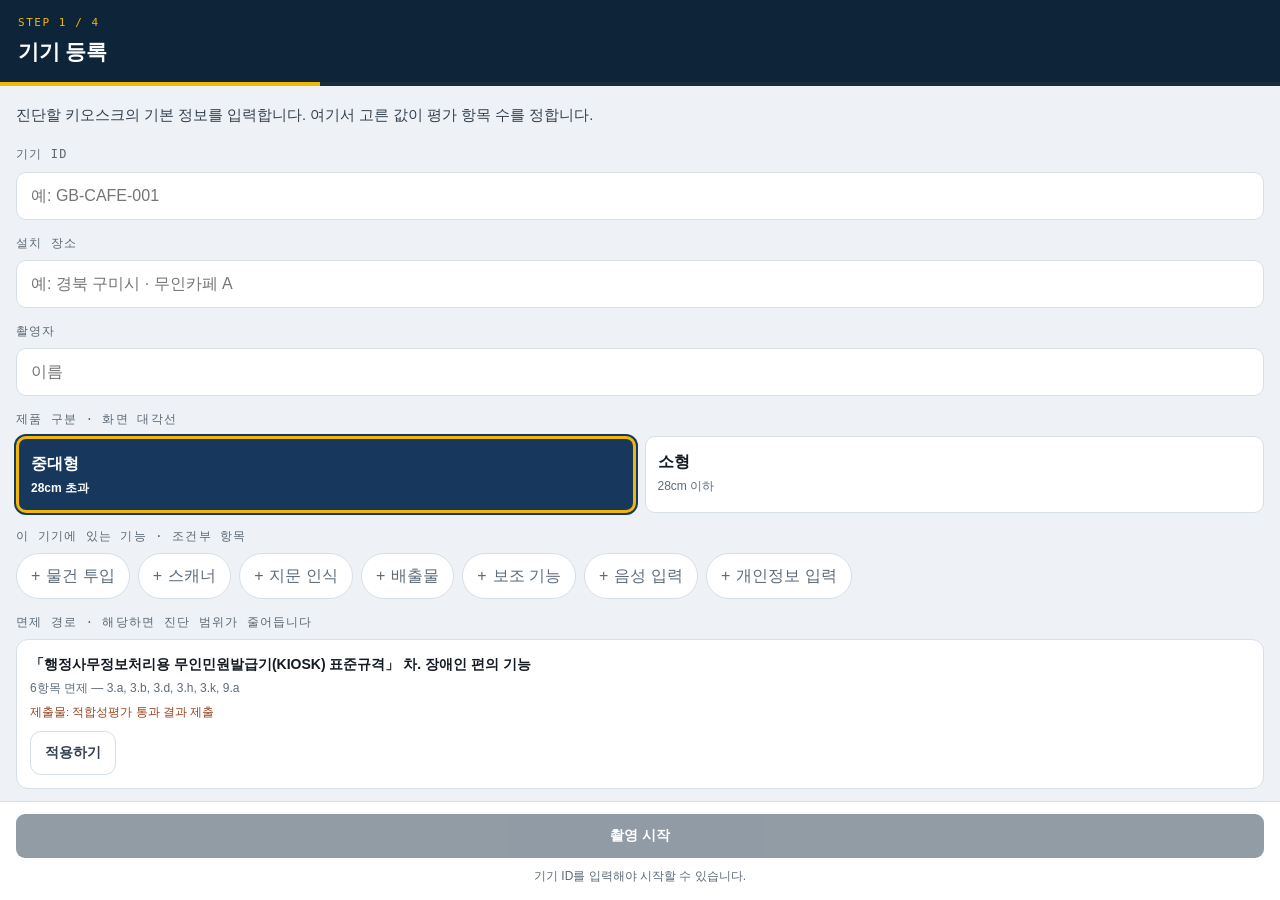
<file: index.html>
<!doctype html>
<html lang="ko">
<head>
<meta charset="utf-8">
<meta name="viewport" content="width=device-width, initial-scale=1, viewport-fit=cover">
<meta name="theme-color" content="#0E2439">
<title>배리어프리 현장 수집</title>
<link rel="manifest" href="manifest.webmanifest">
<link rel="icon" href="icon.svg">
<link rel="apple-touch-icon" href="icon.svg">
<meta name="apple-mobile-web-app-capable" content="yes">
<meta name="apple-mobile-web-app-status-bar-style" content="black-translucent">
<link rel="stylesheet" href="style.css">
</head>
<body>

<header id="topbar">
  <div class="tb-left">
    <span id="step-label">STEP 1 / 4</span>
    <strong id="step-title">기기 등록</strong>
  </div>
  <div class="tb-right"><span id="device-tag"></span></div>
</header>

<div id="progress"><div id="progress-fill"></div></div>

<main id="view"></main>

<footer id="bottombar"></footer>

<div id="toast" hidden></div>

<!-- 촬영 입력 — 네이티브 카메라를 연다. 화질이 getUserMedia 보다 낫다. -->
<input type="file" id="capture-input" accept="image/*" capture="environment" hidden>
<input type="file" id="capture-gallery" accept="image/*" multiple hidden>
<input type="file" id="capture-video" accept="video/*" capture="environment" hidden>
<input type="file" id="capture-audio" accept="audio/*,video/*" capture hidden>
<input type="file" id="capture-any" hidden>

<!-- 가리기(마스킹) 오버레이 -->
<div id="mask-overlay" hidden>
  <div class="mask-head">
    <button id="mask-cancel" class="ghost">취소</button>
    <div class="mask-title">가릴 곳을 문질러 주세요</div>
    <button id="mask-done" class="primary">완료</button>
  </div>
  <div class="mask-canvas-wrap"><canvas id="mask-canvas"></canvas></div>
  <div class="mask-foot">
    <div class="mask-hint">얼굴 · 카드번호 · 주민번호 · 화면의 개인정보</div>
    <div class="mask-tools">
      <button id="mask-undo" class="ghost">되돌리기</button>
      <label class="brush">굵기<input type="range" id="mask-size" min="20" max="140" value="60"></label>
      <button id="mask-skip" class="ghost">가릴 것 없음</button>
    </div>
  </div>
</div>

<script src="zip.js"></script>
<script src="app.js"></script>
</body>
</html>
</file>
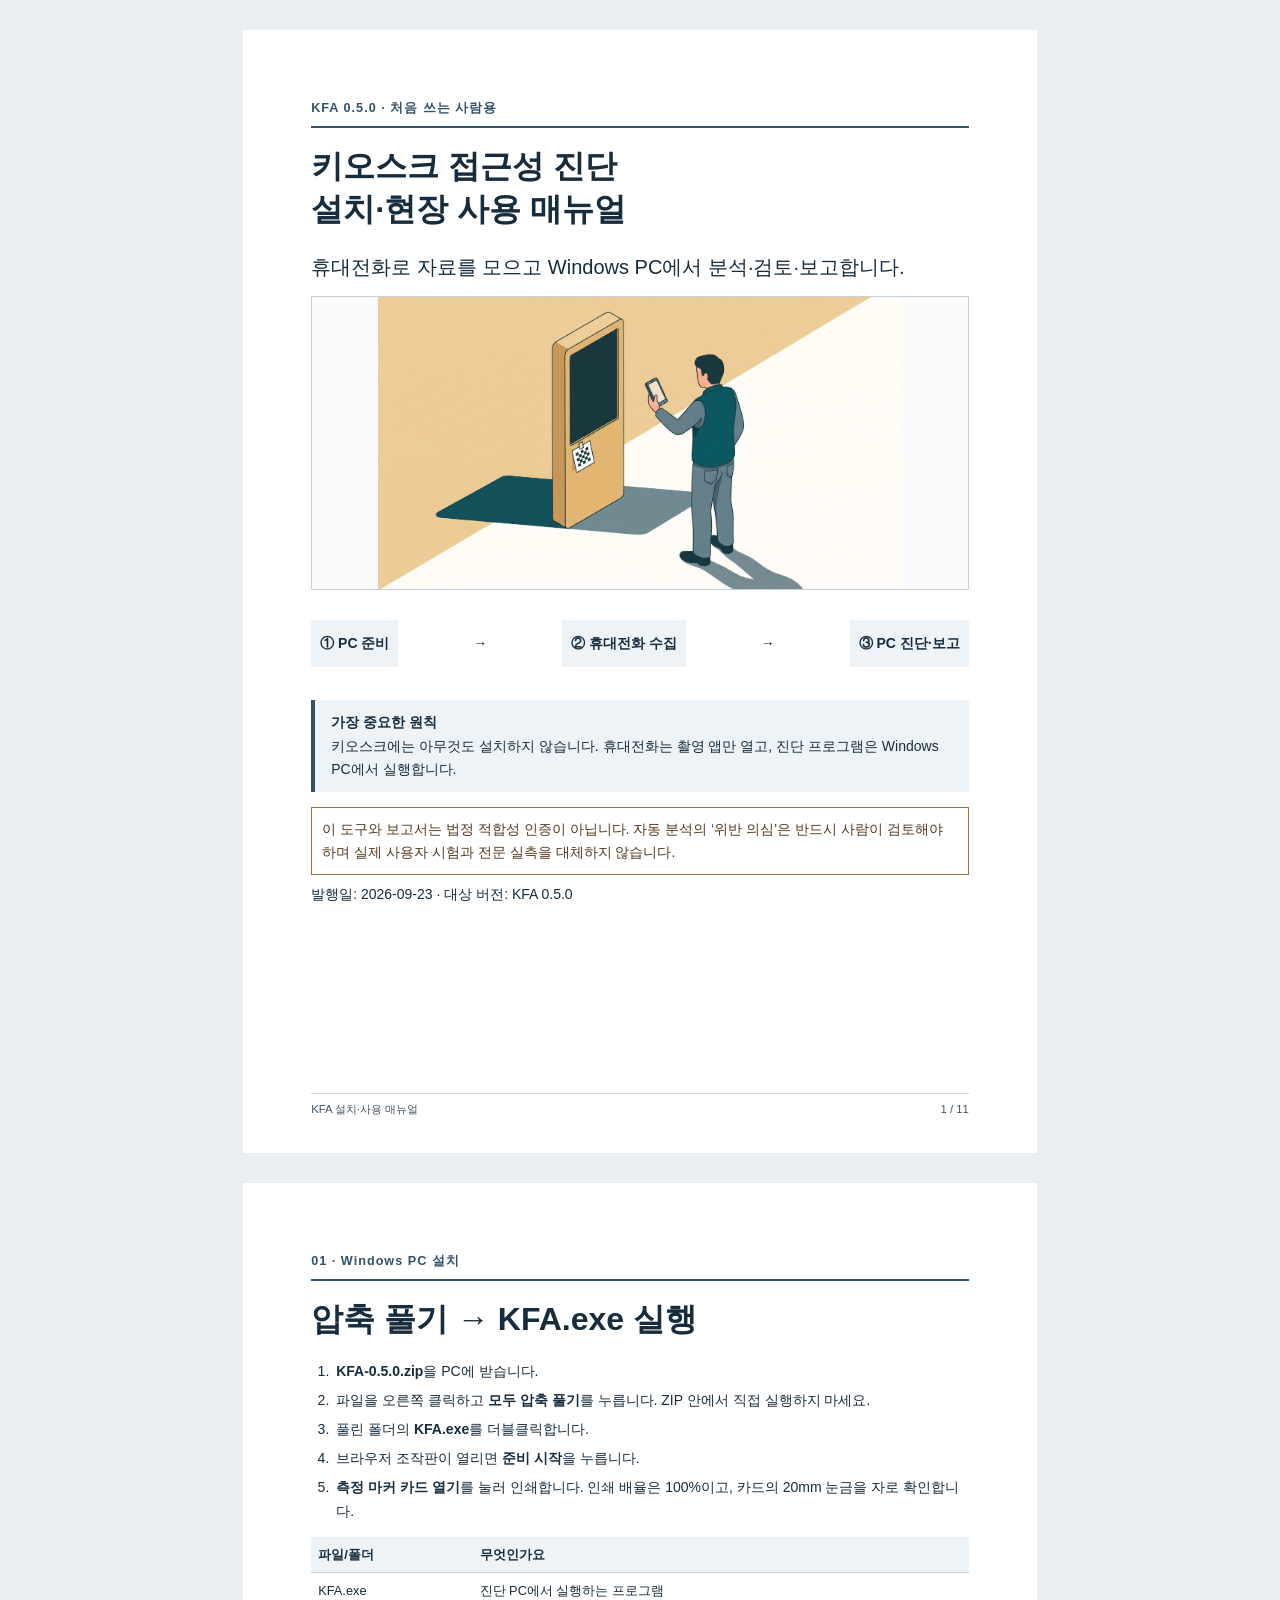
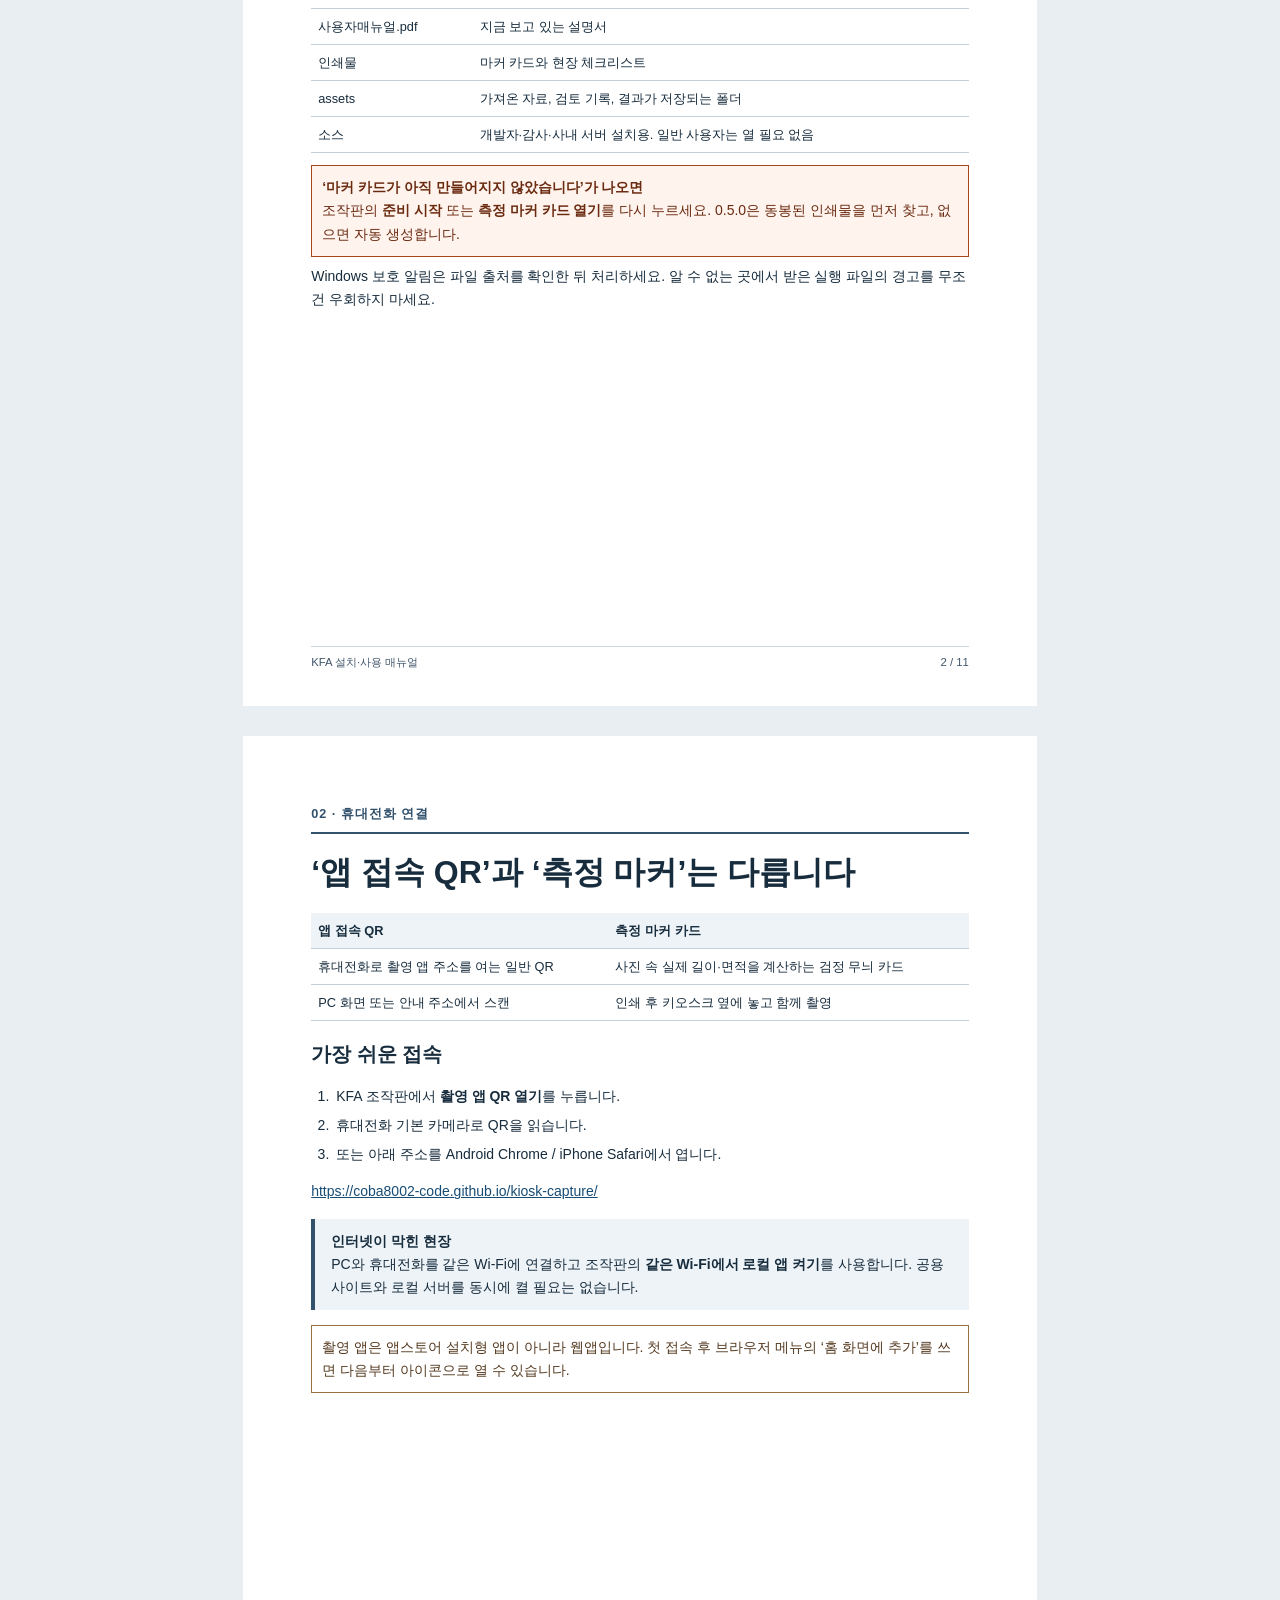
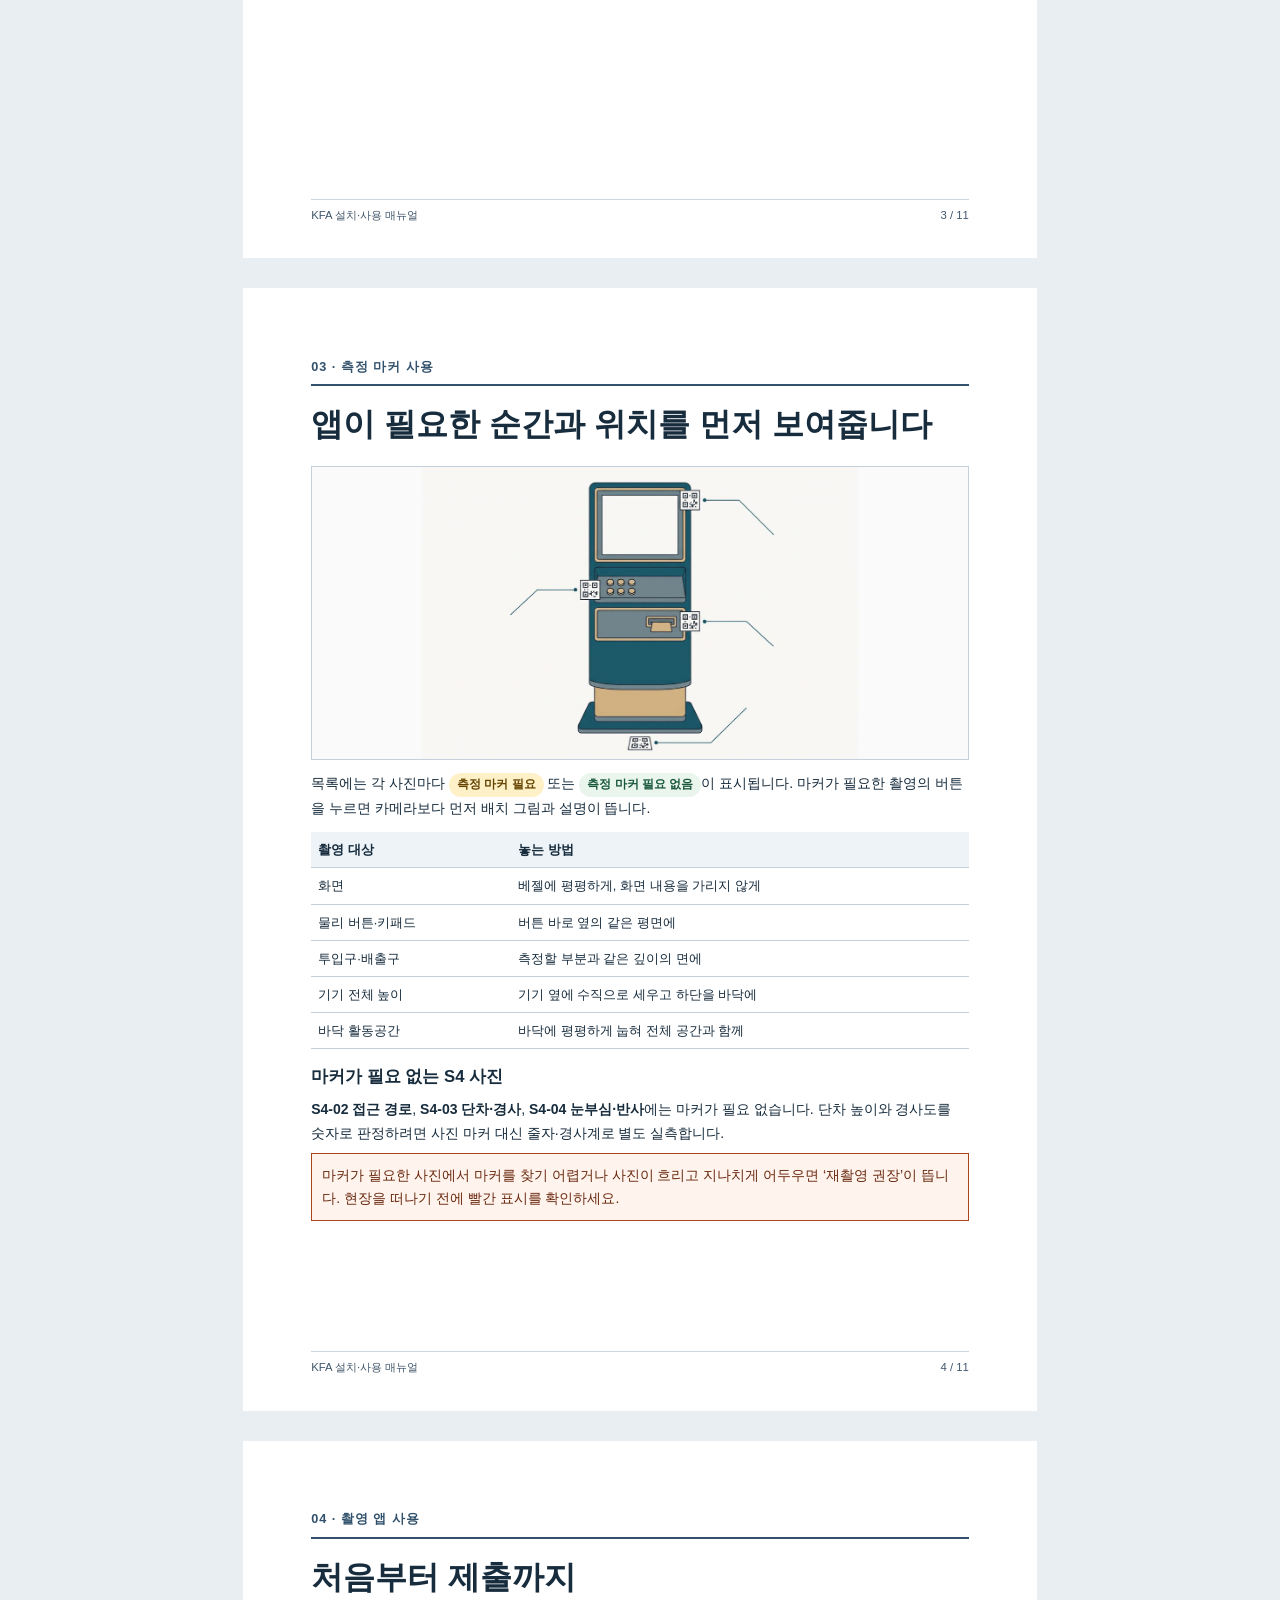
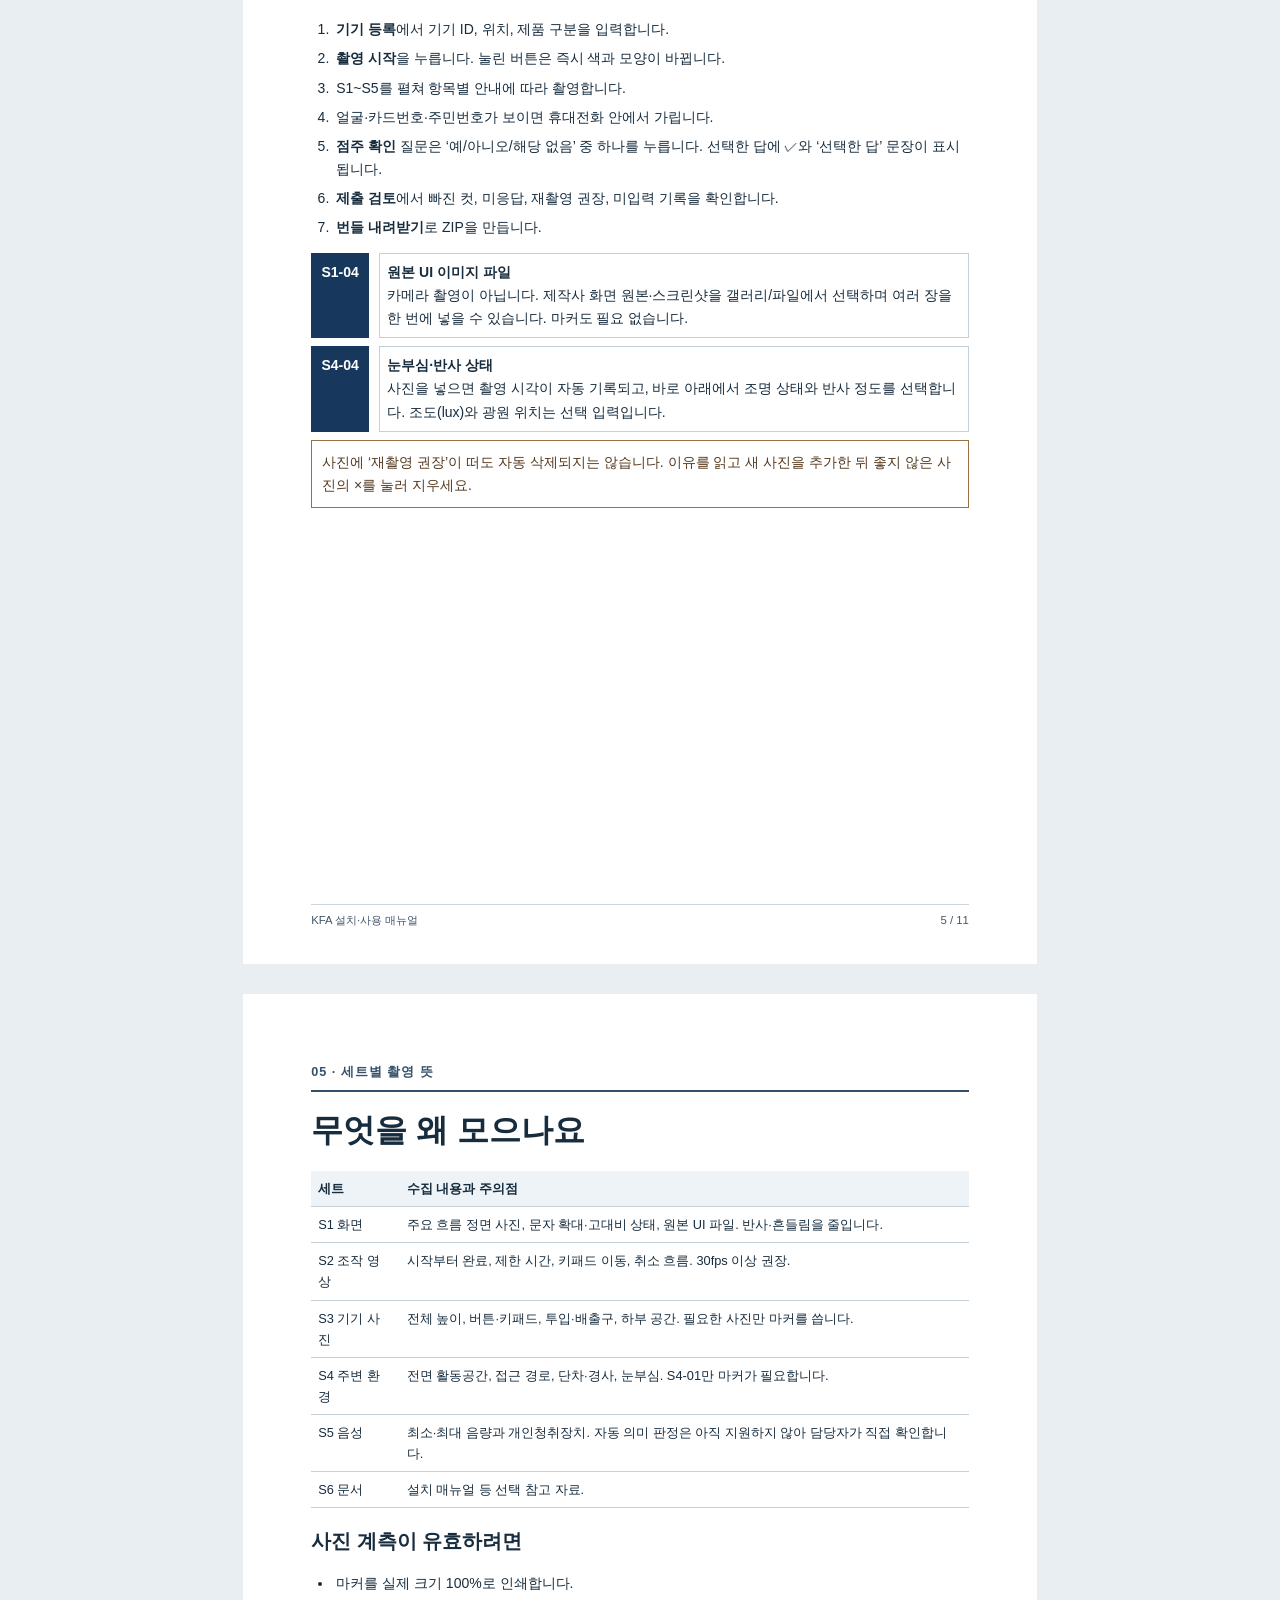
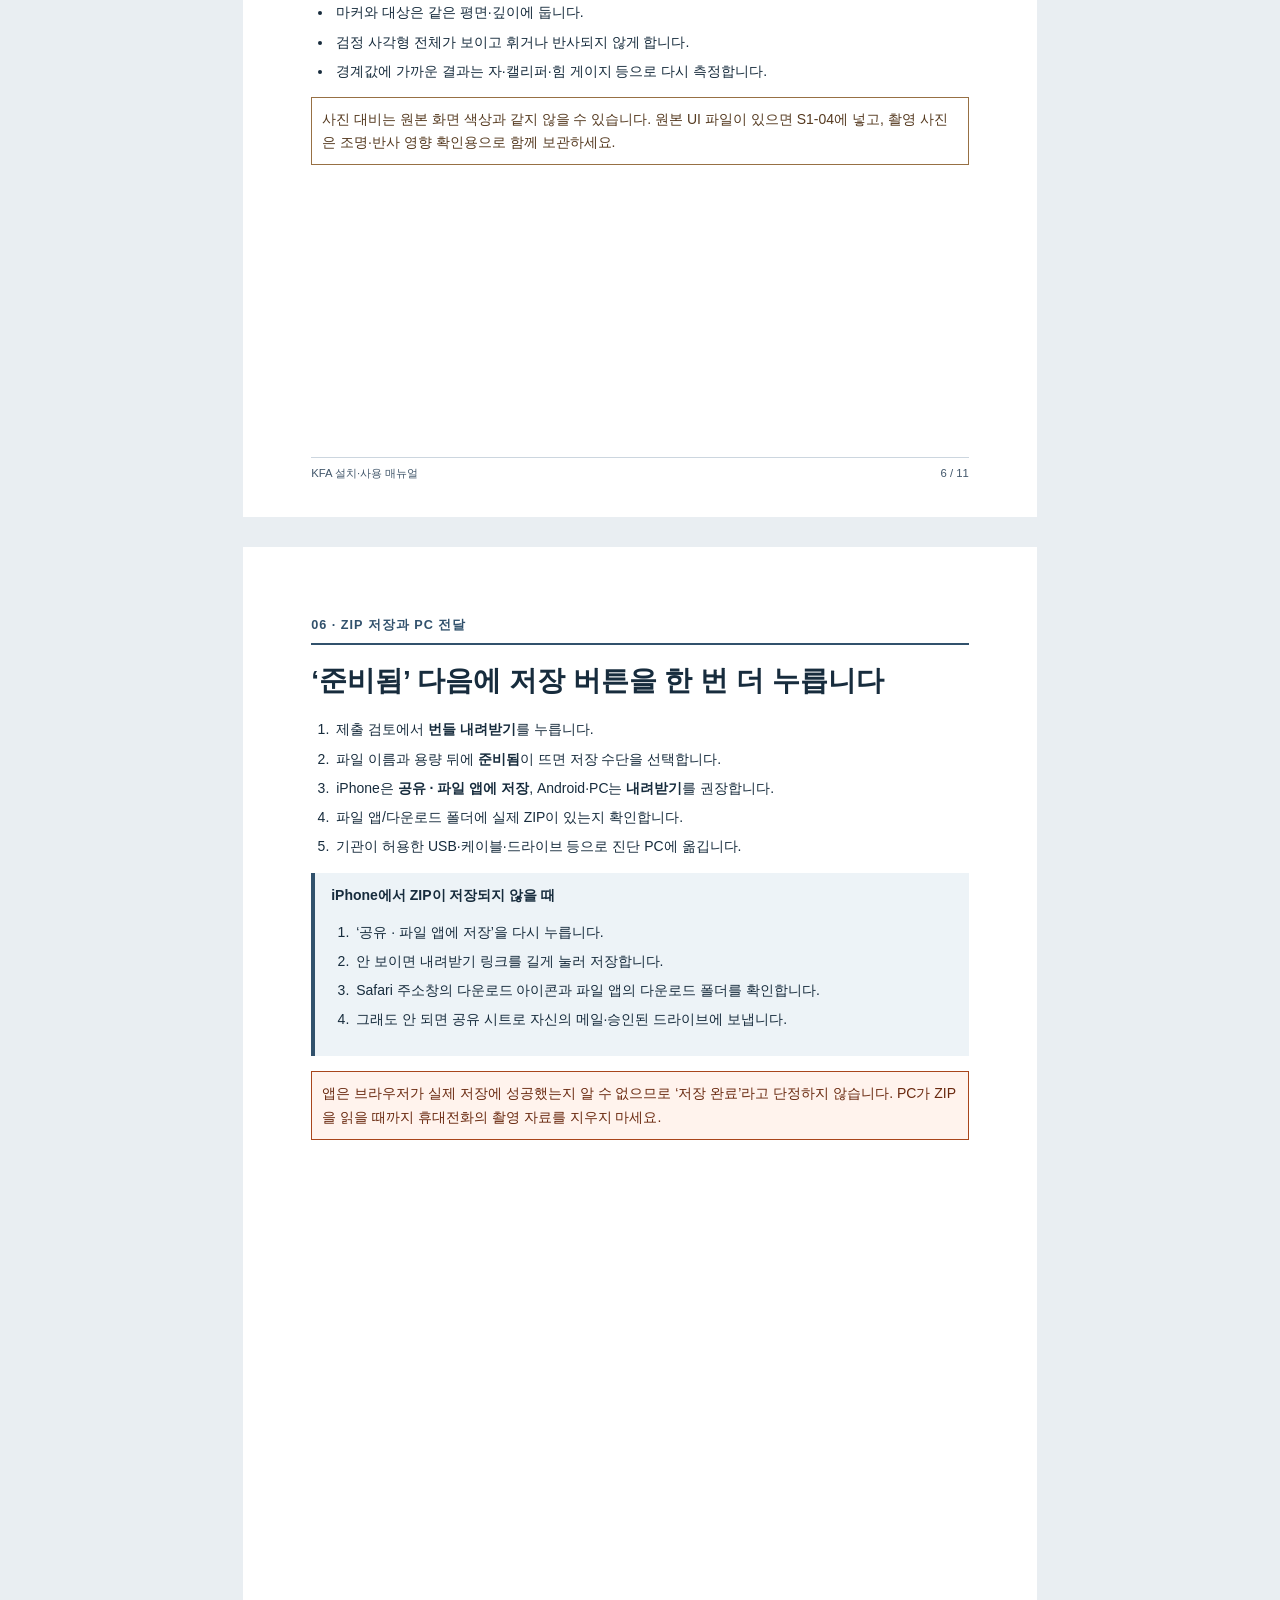
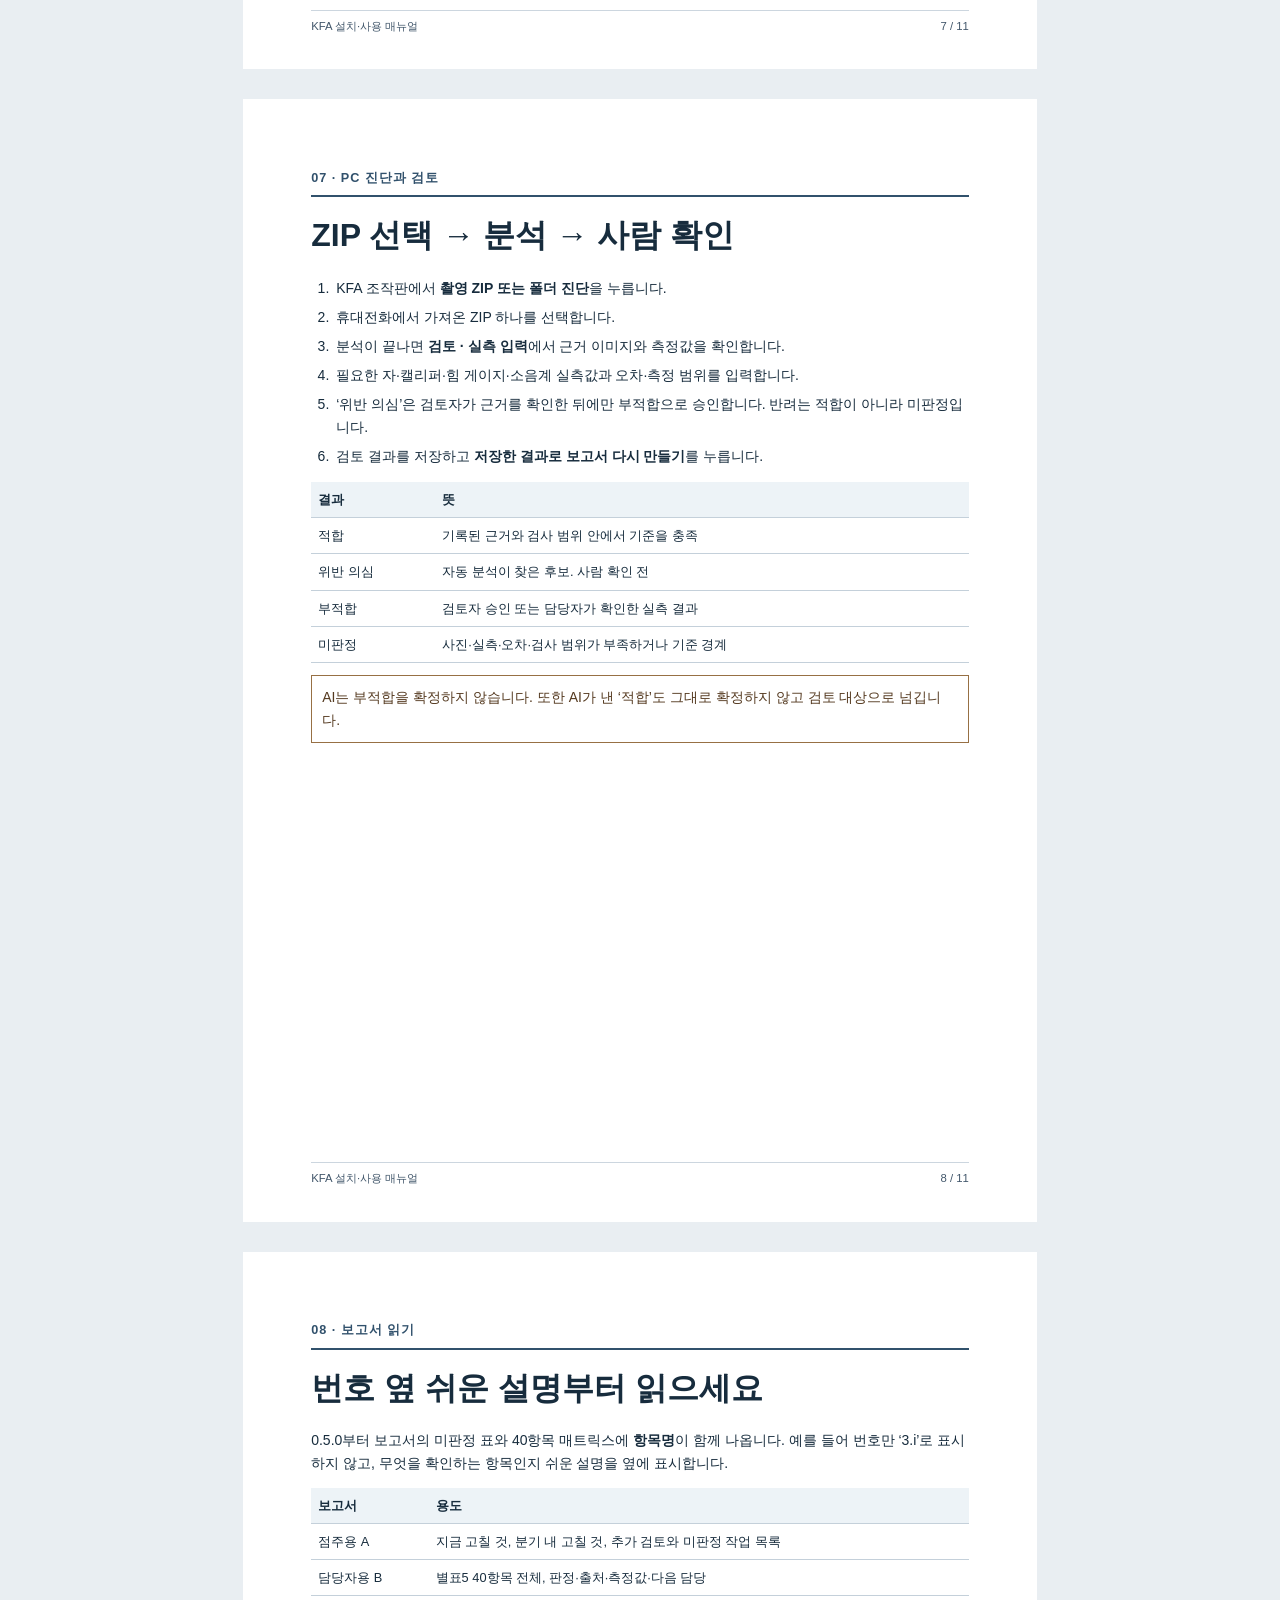
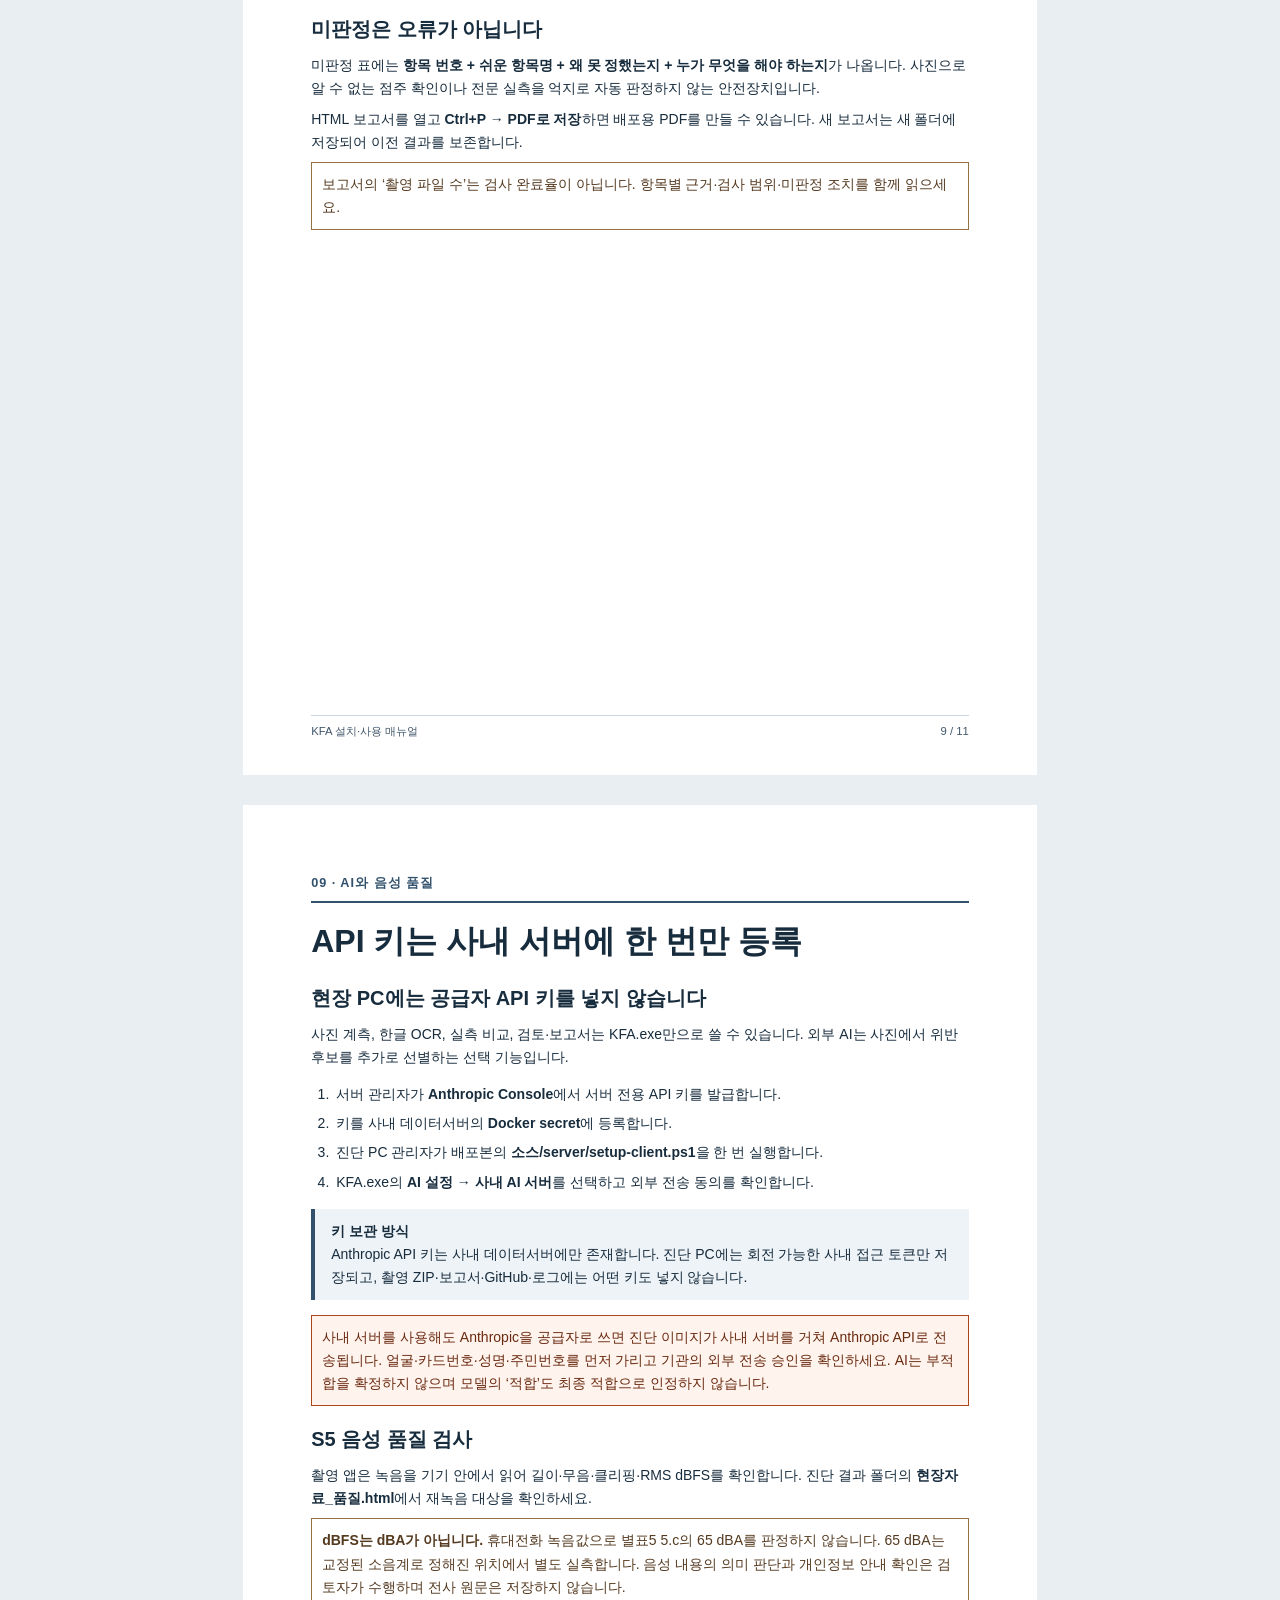
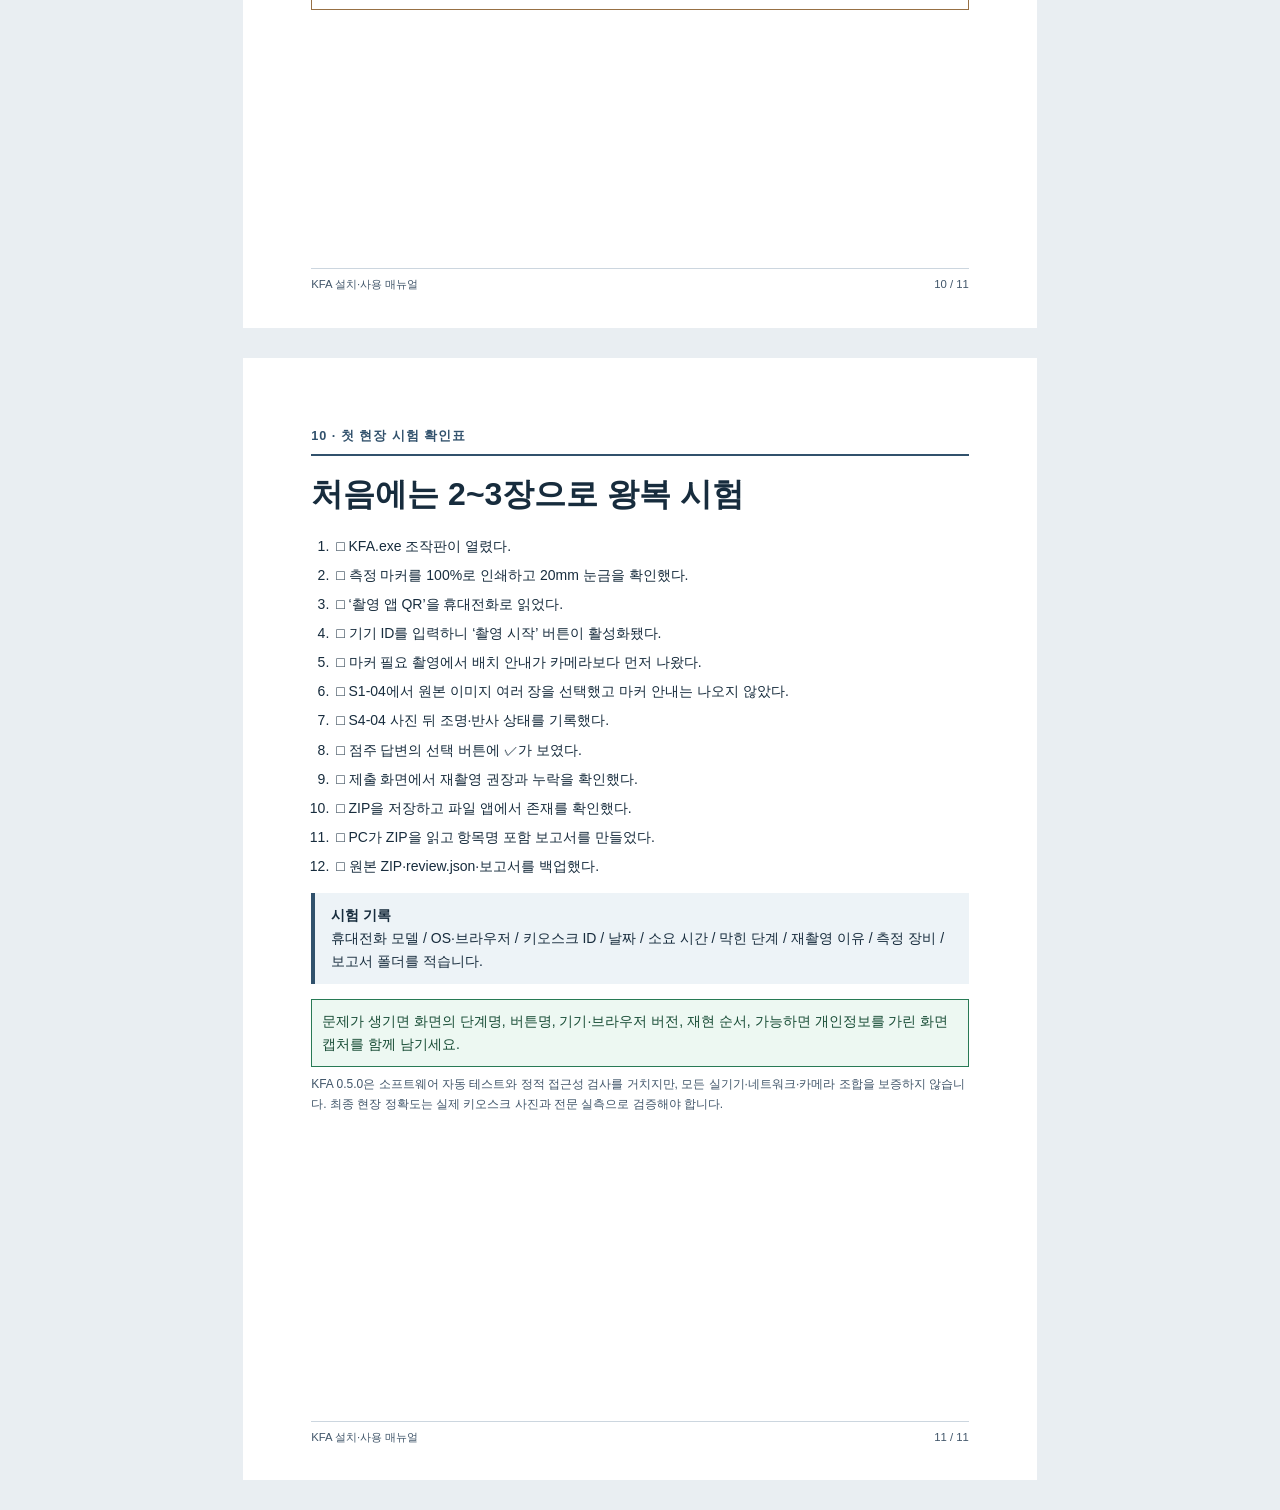
<file: manual/사용자매뉴얼.html>
<!doctype html>
<html lang="ko">
<head>
<meta charset="utf-8"><meta name="viewport" content="width=device-width,initial-scale=1"><title>KFA 0.5.0 설치·사용 매뉴얼</title>
<style>
@page{size:A4;margin:0}*{box-sizing:border-box}body{margin:0;background:#e9eef2;color:#172c3d;font-family:"Malgun Gothic",sans-serif;font-size:10.5pt;line-height:1.65}section.page{width:210mm;min-height:297mm;padding:18mm 18mm 16mm;margin:8mm auto;background:white;position:relative;page-break-after:always}section.page:last-child{page-break-after:auto}.eyebrow{font-size:9.5pt;letter-spacing:1px;color:#31516c;font-weight:bold;border-bottom:2px solid #31516c;padding-bottom:7px}h1{font-size:24pt;line-height:1.35;margin:17px 0 19px}h2{font-size:15pt;margin:17px 0 8px}h3{font-size:12.5pt;margin:14px 0 7px}p{margin:8px 0}.lead{font-size:15pt}.box{background:#edf3f7;border-left:4px solid #31516c;padding:11px 16px;margin:15px 0}.note{border:1px solid #977044;padding:10px;color:#553a20}.ok{border-color:#287a55;background:#edf8f2;color:#174c35}.bad{border-color:#a8451b;background:#fff3ed;color:#6a2a10}table{width:100%;border-collapse:collapse;font-size:9.6pt;margin:12px 0}th,td{text-align:left;vertical-align:top;padding:7px;border-bottom:1px solid #c4d0da}th{background:#edf3f7}li{padding-left:3px;margin:6px 0}ol,ul{padding-left:22px}.flow{display:flex;align-items:center;justify-content:space-between;padding:18px 0}.flow b{background:#edf3f7;padding:12px 9px}.shot{display:grid;grid-template-columns:58px 1fr;gap:10px;margin:8px 0}.shot b{background:#17385c;color:white;padding:8px;text-align:center}.shot div{border:1px solid #c4d0da;padding:7px}.tag{display:inline-block;border-radius:99px;padding:2px 8px;font-size:9pt;font-weight:bold;background:#edf3f7}.tag.y{background:#fff1c7;color:#644300}.tag.n{background:#e9f5ed;color:#19583a}img.hero{display:block;width:100%;max-height:78mm;object-fit:cover;border:1px solid #c4d0da;margin:12px 0}pre{white-space:pre-wrap;overflow-wrap:anywhere;background:#edf3f7;padding:12px;font:9.5pt/1.65 Consolas,"Malgun Gothic",monospace}code{font:9.5pt Consolas,"Malgun Gothic",monospace}a{color:#174c75}.url{overflow-wrap:anywhere}.small{font-size:9pt;color:#41566a}footer{position:absolute;left:18mm;right:18mm;bottom:9mm;border-top:1px solid #ccd6df;padding-top:6px;font-size:8.5pt;color:#41566a;display:flex;justify-content:space-between}@media print{body{background:white}.page{margin:0!important;box-shadow:none}a{text-decoration:none}}
</style>
</head>
<body>

<style>img.hero{height:78mm;object-fit:contain;background:#fafafa}section.page:nth-of-type(7) h1{font-size:21pt}</style>
<section class="page"><div class="eyebrow">KFA 0.5.0 · 처음 쓰는 사람용</div><h1>키오스크 접근성 진단<br>설치·현장 사용 매뉴얼</h1><p class="lead">휴대전화로 자료를 모으고 Windows PC에서 분석·검토·보고합니다.</p><img class="hero" src="[data-uri]" alt="키오스크를 휴대전화로 촬영하는 모습"><div class="flow"><b>① PC 준비</b><span>→</span><b>② 휴대전화 수집</b><span>→</span><b>③ PC 진단·보고</b></div><div class="box"><b>가장 중요한 원칙</b><br>키오스크에는 아무것도 설치하지 않습니다. 휴대전화는 촬영 앱만 열고, 진단 프로그램은 Windows PC에서 실행합니다.</div><p class="note">이 도구와 보고서는 법정 적합성 인증이 아닙니다. 자동 분석의 ‘위반 의심’은 반드시 사람이 검토해야 하며 실제 사용자 시험과 전문 실측을 대체하지 않습니다.</p><p>발행일: 2026-09-23 · 대상 버전: KFA 0.5.0</p><footer><span>KFA 설치·사용 매뉴얼</span><span>1 / 11</span></footer></section>
<section class="page"><div class="eyebrow">01 · Windows PC 설치</div><h1>압축 풀기 → KFA.exe 실행</h1><ol><li><strong>KFA-0.5.0.zip</strong>을 PC에 받습니다.</li><li>파일을 오른쪽 클릭하고 <strong>모두 압축 풀기</strong>를 누릅니다. ZIP 안에서 직접 실행하지 마세요.</li><li>풀린 폴더의 <strong>KFA.exe</strong>를 더블클릭합니다.</li><li>브라우저 조작판이 열리면 <strong>준비 시작</strong>을 누릅니다.</li><li><strong>측정 마커 카드 열기</strong>를 눌러 인쇄합니다. 인쇄 배율은 100%이고, 카드의 20mm 눈금을 자로 확인합니다.</li></ol><table><tr><th>파일/폴더</th><th>무엇인가요</th></tr><tr><td>KFA.exe</td><td>진단 PC에서 실행하는 프로그램</td></tr><tr><td>사용자매뉴얼.pdf</td><td>지금 보고 있는 설명서</td></tr><tr><td>인쇄물</td><td>마커 카드와 현장 체크리스트</td></tr><tr><td>assets</td><td>가져온 자료, 검토 기록, 결과가 저장되는 폴더</td></tr><tr><td>소스</td><td>개발자·감사·사내 서버 설치용. 일반 사용자는 열 필요 없음</td></tr></table><div class="note bad"><b>‘마커 카드가 아직 만들어지지 않았습니다’가 나오면</b><br>조작판의 <strong>준비 시작</strong> 또는 <strong>측정 마커 카드 열기</strong>를 다시 누르세요. 0.5.0은 동봉된 인쇄물을 먼저 찾고, 없으면 자동 생성합니다.</div><p>Windows 보호 알림은 파일 출처를 확인한 뒤 처리하세요. 알 수 없는 곳에서 받은 실행 파일의 경고를 무조건 우회하지 마세요.</p><footer><span>KFA 설치·사용 매뉴얼</span><span>2 / 11</span></footer></section>
<section class="page"><div class="eyebrow">02 · 휴대전화 연결</div><h1>‘앱 접속 QR’과 ‘측정 마커’는 다릅니다</h1><table><tr><th>앱 접속 QR</th><th>측정 마커 카드</th></tr><tr><td>휴대전화로 촬영 앱 주소를 여는 일반 QR</td><td>사진 속 실제 길이·면적을 계산하는 검정 무늬 카드</td></tr><tr><td>PC 화면 또는 안내 주소에서 스캔</td><td>인쇄 후 키오스크 옆에 놓고 함께 촬영</td></tr></table><h2>가장 쉬운 접속</h2><ol><li>KFA 조작판에서 <strong>촬영 앱 QR 열기</strong>를 누릅니다.</li><li>휴대전화 기본 카메라로 QR을 읽습니다.</li><li>또는 아래 주소를 Android Chrome / iPhone Safari에서 엽니다.</li></ol><p class="url"><a href="https://coba8002-code.github.io/kiosk-capture/">https://coba8002-code.github.io/kiosk-capture/</a></p><div class="box"><b>인터넷이 막힌 현장</b><br>PC와 휴대전화를 같은 Wi-Fi에 연결하고 조작판의 <strong>같은 Wi-Fi에서 로컬 앱 켜기</strong>를 사용합니다. 공용 사이트와 로컬 서버를 동시에 켤 필요는 없습니다.</div><p class="note">촬영 앱은 앱스토어 설치형 앱이 아니라 웹앱입니다. 첫 접속 후 브라우저 메뉴의 ‘홈 화면에 추가’를 쓰면 다음부터 아이콘으로 열 수 있습니다.</p><footer><span>KFA 설치·사용 매뉴얼</span><span>3 / 11</span></footer></section>
<section class="page"><div class="eyebrow">03 · 측정 마커 사용</div><h1>앱이 필요한 순간과 위치를 먼저 보여줍니다</h1><img class="hero" src="[data-uri]" alt="화면, 버튼, 배출구, 바닥 등 측정 대상 옆에 마커를 배치한 예시"><p>목록에는 각 사진마다 <span class="tag y">측정 마커 필요</span> 또는 <span class="tag n">측정 마커 필요 없음</span>이 표시됩니다. 마커가 필요한 촬영의 버튼을 누르면 카메라보다 먼저 배치 그림과 설명이 뜹니다.</p><table><tr><th>촬영 대상</th><th>놓는 방법</th></tr><tr><td>화면</td><td>베젤에 평평하게, 화면 내용을 가리지 않게</td></tr><tr><td>물리 버튼·키패드</td><td>버튼 바로 옆의 같은 평면에</td></tr><tr><td>투입구·배출구</td><td>측정할 부분과 같은 깊이의 면에</td></tr><tr><td>기기 전체 높이</td><td>기기 옆에 수직으로 세우고 하단을 바닥에</td></tr><tr><td>바닥 활동공간</td><td>바닥에 평평하게 눕혀 전체 공간과 함께</td></tr></table><h3>마커가 필요 없는 S4 사진</h3><p><strong>S4-02 접근 경로</strong>, <strong>S4-03 단차·경사</strong>, <strong>S4-04 눈부심·반사</strong>에는 마커가 필요 없습니다. 단차 높이와 경사도를 숫자로 판정하려면 사진 마커 대신 줄자·경사계로 별도 실측합니다.</p><p class="note bad">마커가 필요한 사진에서 마커를 찾기 어렵거나 사진이 흐리고 지나치게 어두우면 ‘재촬영 권장’이 뜹니다. 현장을 떠나기 전에 빨간 표시를 확인하세요.</p><footer><span>KFA 설치·사용 매뉴얼</span><span>4 / 11</span></footer></section>
<section class="page"><div class="eyebrow">04 · 촬영 앱 사용</div><h1>처음부터 제출까지</h1><ol><li><strong>기기 등록</strong>에서 기기 ID, 위치, 제품 구분을 입력합니다.</li><li><strong>촬영 시작</strong>을 누릅니다. 눌린 버튼은 즉시 색과 모양이 바뀝니다.</li><li>S1~S5를 펼쳐 항목별 안내에 따라 촬영합니다.</li><li>얼굴·카드번호·주민번호가 보이면 휴대전화 안에서 가립니다.</li><li><strong>점주 확인</strong> 질문은 ‘예/아니오/해당 없음’ 중 하나를 누릅니다. 선택한 답에 ✓와 ‘선택한 답’ 문장이 표시됩니다.</li><li><strong>제출 검토</strong>에서 빠진 컷, 미응답, 재촬영 권장, 미입력 기록을 확인합니다.</li><li><strong>번들 내려받기</strong>로 ZIP을 만듭니다.</li></ol><div class="shot"><b>S1-04</b><div><strong>원본 UI 이미지 파일</strong><br>카메라 촬영이 아닙니다. 제작사 화면 원본·스크린샷을 갤러리/파일에서 선택하며 여러 장을 한 번에 넣을 수 있습니다. 마커도 필요 없습니다.</div></div><div class="shot"><b>S4-04</b><div><strong>눈부심·반사 상태</strong><br>사진을 넣으면 촬영 시각이 자동 기록되고, 바로 아래에서 조명 상태와 반사 정도를 선택합니다. 조도(lux)와 광원 위치는 선택 입력입니다.</div></div><p class="note">사진에 ‘재촬영 권장’이 떠도 자동 삭제되지는 않습니다. 이유를 읽고 새 사진을 추가한 뒤 좋지 않은 사진의 ×를 눌러 지우세요.</p><footer><span>KFA 설치·사용 매뉴얼</span><span>5 / 11</span></footer></section>
<section class="page"><div class="eyebrow">05 · 세트별 촬영 뜻</div><h1>무엇을 왜 모으나요</h1><table><tr><th>세트</th><th>수집 내용과 주의점</th></tr><tr><td>S1 화면</td><td>주요 흐름 정면 사진, 문자 확대·고대비 상태, 원본 UI 파일. 반사·흔들림을 줄입니다.</td></tr><tr><td>S2 조작 영상</td><td>시작부터 완료, 제한 시간, 키패드 이동, 취소 흐름. 30fps 이상 권장.</td></tr><tr><td>S3 기기 사진</td><td>전체 높이, 버튼·키패드, 투입·배출구, 하부 공간. 필요한 사진만 마커를 씁니다.</td></tr><tr><td>S4 주변 환경</td><td>전면 활동공간, 접근 경로, 단차·경사, 눈부심. S4-01만 마커가 필요합니다.</td></tr><tr><td>S5 음성</td><td>최소·최대 음량과 개인청취장치. 자동 의미 판정은 아직 지원하지 않아 담당자가 직접 확인합니다.</td></tr><tr><td>S6 문서</td><td>설치 매뉴얼 등 선택 참고 자료.</td></tr></table><h2>사진 계측이 유효하려면</h2><ul><li>마커를 실제 크기 100%로 인쇄합니다.</li><li>마커와 대상은 같은 평면·깊이에 둡니다.</li><li>검정 사각형 전체가 보이고 휘거나 반사되지 않게 합니다.</li><li>경계값에 가까운 결과는 자·캘리퍼·힘 게이지 등으로 다시 측정합니다.</li></ul><p class="note">사진 대비는 원본 화면 색상과 같지 않을 수 있습니다. 원본 UI 파일이 있으면 S1-04에 넣고, 촬영 사진은 조명·반사 영향 확인용으로 함께 보관하세요.</p><footer><span>KFA 설치·사용 매뉴얼</span><span>6 / 11</span></footer></section>
<section class="page"><div class="eyebrow">06 · ZIP 저장과 PC 전달</div><h1>‘준비됨’ 다음에 저장 버튼을 한 번 더 누릅니다</h1><ol><li>제출 검토에서 <strong>번들 내려받기</strong>를 누릅니다.</li><li>파일 이름과 용량 뒤에 <strong>준비됨</strong>이 뜨면 저장 수단을 선택합니다.</li><li>iPhone은 <strong>공유 · 파일 앱에 저장</strong>, Android·PC는 <strong>내려받기</strong>를 권장합니다.</li><li>파일 앱/다운로드 폴더에 실제 ZIP이 있는지 확인합니다.</li><li>기관이 허용한 USB·케이블·드라이브 등으로 진단 PC에 옮깁니다.</li></ol><div class="box"><b>iPhone에서 ZIP이 저장되지 않을 때</b><ol><li>‘공유 · 파일 앱에 저장’을 다시 누릅니다.</li><li>안 보이면 내려받기 링크를 길게 눌러 저장합니다.</li><li>Safari 주소창의 다운로드 아이콘과 파일 앱의 다운로드 폴더를 확인합니다.</li><li>그래도 안 되면 공유 시트로 자신의 메일·승인된 드라이브에 보냅니다.</li></ol></div><p class="note bad">앱은 브라우저가 실제 저장에 성공했는지 알 수 없으므로 ‘저장 완료’라고 단정하지 않습니다. PC가 ZIP을 읽을 때까지 휴대전화의 촬영 자료를 지우지 마세요.</p><footer><span>KFA 설치·사용 매뉴얼</span><span>7 / 11</span></footer></section>
<section class="page"><div class="eyebrow">07 · PC 진단과 검토</div><h1>ZIP 선택 → 분석 → 사람 확인</h1><ol><li>KFA 조작판에서 <strong>촬영 ZIP 또는 폴더 진단</strong>을 누릅니다.</li><li>휴대전화에서 가져온 ZIP 하나를 선택합니다.</li><li>분석이 끝나면 <strong>검토 · 실측 입력</strong>에서 근거 이미지와 측정값을 확인합니다.</li><li>필요한 자·캘리퍼·힘 게이지·소음계 실측값과 오차·측정 범위를 입력합니다.</li><li>‘위반 의심’은 검토자가 근거를 확인한 뒤에만 부적합으로 승인합니다. 반려는 적합이 아니라 미판정입니다.</li><li>검토 결과를 저장하고 <strong>저장한 결과로 보고서 다시 만들기</strong>를 누릅니다.</li></ol><table><tr><th>결과</th><th>뜻</th></tr><tr><td>적합</td><td>기록된 근거와 검사 범위 안에서 기준을 충족</td></tr><tr><td>위반 의심</td><td>자동 분석이 찾은 후보. 사람 확인 전</td></tr><tr><td>부적합</td><td>검토자 승인 또는 담당자가 확인한 실측 결과</td></tr><tr><td>미판정</td><td>사진·실측·오차·검사 범위가 부족하거나 기준 경계</td></tr></table><p class="note">AI는 부적합을 확정하지 않습니다. 또한 AI가 낸 ‘적합’도 그대로 확정하지 않고 검토 대상으로 넘깁니다.</p><footer><span>KFA 설치·사용 매뉴얼</span><span>8 / 11</span></footer></section>
<section class="page"><div class="eyebrow">08 · 보고서 읽기</div><h1>번호 옆 쉬운 설명부터 읽으세요</h1><p>0.5.0부터 보고서의 미판정 표와 40항목 매트릭스에 <strong>항목명</strong>이 함께 나옵니다. 예를 들어 번호만 ‘3.i’로 표시하지 않고, 무엇을 확인하는 항목인지 쉬운 설명을 옆에 표시합니다.</p><table><tr><th>보고서</th><th>용도</th></tr><tr><td>점주용 A</td><td>지금 고칠 것, 분기 내 고칠 것, 추가 검토와 미판정 작업 목록</td></tr><tr><td>담당자용 B</td><td>별표5 40항목 전체, 판정·출처·측정값·다음 담당</td></tr></table><h2>미판정은 오류가 아닙니다</h2><p>미판정 표에는 <strong>항목 번호 + 쉬운 항목명 + 왜 못 정했는지 + 누가 무엇을 해야 하는지</strong>가 나옵니다. 사진으로 알 수 없는 점주 확인이나 전문 실측을 억지로 자동 판정하지 않는 안전장치입니다.</p><p>HTML 보고서를 열고 <strong>Ctrl+P → PDF로 저장</strong>하면 배포용 PDF를 만들 수 있습니다. 새 보고서는 새 폴더에 저장되어 이전 결과를 보존합니다.</p><p class="note">보고서의 ‘촬영 파일 수’는 검사 완료율이 아닙니다. 항목별 근거·검사 범위·미판정 조치를 함께 읽으세요.</p><footer><span>KFA 설치·사용 매뉴얼</span><span>9 / 11</span></footer></section>
<section class="page"><div class="eyebrow">09 · AI와 음성 품질</div><h1>API 키는 사내 서버에 한 번만 등록</h1><h2>현장 PC에는 공급자 API 키를 넣지 않습니다</h2><p>사진 계측, 한글 OCR, 실측 비교, 검토·보고서는 KFA.exe만으로 쓸 수 있습니다. 외부 AI는 사진에서 위반 후보를 추가로 선별하는 선택 기능입니다.</p><ol><li>서버 관리자가 <strong>Anthropic Console</strong>에서 서버 전용 API 키를 발급합니다.</li><li>키를 사내 데이터서버의 <strong>Docker secret</strong>에 등록합니다.</li><li>진단 PC 관리자가 배포본의 <strong>소스/server/setup-client.ps1</strong>을 한 번 실행합니다.</li><li>KFA.exe의 <strong>AI 설정 → 사내 AI 서버</strong>를 선택하고 외부 전송 동의를 확인합니다.</li></ol><div class="box"><b>키 보관 방식</b><br>Anthropic API 키는 사내 데이터서버에만 존재합니다. 진단 PC에는 회전 가능한 사내 접근 토큰만 저장되고, 촬영 ZIP·보고서·GitHub·로그에는 어떤 키도 넣지 않습니다.</div><p class="note bad">사내 서버를 사용해도 Anthropic을 공급자로 쓰면 진단 이미지가 사내 서버를 거쳐 Anthropic API로 전송됩니다. 얼굴·카드번호·성명·주민번호를 먼저 가리고 기관의 외부 전송 승인을 확인하세요. AI는 부적합을 확정하지 않으며 모델의 ‘적합’도 최종 적합으로 인정하지 않습니다.</p><h2>S5 음성 품질 검사</h2><p>촬영 앱은 녹음을 기기 안에서 읽어 길이·무음·클리핑·RMS dBFS를 확인합니다. 진단 결과 폴더의 <strong>현장자료_품질.html</strong>에서 재녹음 대상을 확인하세요.</p><p class="note"><strong>dBFS는 dBA가 아닙니다.</strong> 휴대전화 녹음값으로 별표5 5.c의 65 dBA를 판정하지 않습니다. 65 dBA는 교정된 소음계로 정해진 위치에서 별도 실측합니다. 음성 내용의 의미 판단과 개인정보 안내 확인은 검토자가 수행하며 전사 원문은 저장하지 않습니다.</p><footer><span>KFA 설치·사용 매뉴얼</span><span>10 / 11</span></footer></section>
<section class="page"><div class="eyebrow">10 · 첫 현장 시험 확인표</div><h1>처음에는 2~3장으로 왕복 시험</h1><ol><li>□ KFA.exe 조작판이 열렸다.</li><li>□ 측정 마커를 100%로 인쇄하고 20mm 눈금을 확인했다.</li><li>□ ‘촬영 앱 QR’을 휴대전화로 읽었다.</li><li>□ 기기 ID를 입력하니 ‘촬영 시작’ 버튼이 활성화됐다.</li><li>□ 마커 필요 촬영에서 배치 안내가 카메라보다 먼저 나왔다.</li><li>□ S1-04에서 원본 이미지 여러 장을 선택했고 마커 안내는 나오지 않았다.</li><li>□ S4-04 사진 뒤 조명·반사 상태를 기록했다.</li><li>□ 점주 답변의 선택 버튼에 ✓가 보였다.</li><li>□ 제출 화면에서 재촬영 권장과 누락을 확인했다.</li><li>□ ZIP을 저장하고 파일 앱에서 존재를 확인했다.</li><li>□ PC가 ZIP을 읽고 항목명 포함 보고서를 만들었다.</li><li>□ 원본 ZIP·review.json·보고서를 백업했다.</li></ol><div class="box"><b>시험 기록</b><br>휴대전화 모델 / OS·브라우저 / 키오스크 ID / 날짜 / 소요 시간 / 막힌 단계 / 재촬영 이유 / 측정 장비 / 보고서 폴더를 적습니다.</div><p class="note ok">문제가 생기면 화면의 단계명, 버튼명, 기기·브라우저 버전, 재현 순서, 가능하면 개인정보를 가린 화면 캡처를 함께 남기세요.</p><p class="small">KFA 0.5.0은 소프트웨어 자동 테스트와 정적 접근성 검사를 거치지만, 모든 실기기·네트워크·카메라 조합을 보증하지 않습니다. 최종 현장 정확도는 실제 키오스크 사진과 전문 실측으로 검증해야 합니다.</p><footer><span>KFA 설치·사용 매뉴얼</span><span>11 / 11</span></footer></section>

</body>
</html>
</file>
<file: style.css>
/* 배리어프리 현장 수집 앱
 *
 * 이 앱이 접근성 진단 도구라는 점을 스스로에게도 적용한다 —
 * 터치 타깃 48px 이상, 본문 대비 4.5:1 이상, 초점 표시 명확.
 * 현장은 밝고(햇빛) 손은 바쁘다. 큰 글씨와 큰 버튼이 기본이다.
 */

:root {
  --paper: #EEF2F6;
  --surface: #FFFFFF;
  --surface-2: #F6F8FA;
  --ink: #131A22;
  --ink-2: #33404E;
  --muted: #5D6B79;
  /* --faint 는 2.98:1 이었다. 우리가 키오스크에 요구하는 4.5:1 을 우리가 못 지켰다.
     라벨(.label)이 이 색을 쓰므로 화면에서 가장 자주 보이는 미달이었다. */
  --faint: #5A6773;
  --line: #D7DFE7;
  --line-soft: #E6ECF2;
  --accent: #F2B705;
  --deep: #17385C;
  --deep-ink: #0E2439;
  --a: #1B579B;  --a-bg: #E7EFF9;
  --b: #24705A;  --b-bg: #E3F0EB;
  --c: #99451F;  --c-bg: #F7E9E2;
  --ok: #1E7A4D; --ok-bg: #E3F2EA;
  --bad: #B3261E; --bad-bg: #FBE9E7;
  /* #B26A00 은 흰 배경에서 4.24:1 — 우리가 요구하는 4.5 에 못 미쳤다.
     리포트에서도 같은 색이 같은 이유로 미달이었다. */
  --warn: #8C5200; --warn-bg: #FDF1DC;
  --tap: 48px;
  --f: "Malgun Gothic", "맑은 고딕", -apple-system, BlinkMacSystemFont,
       "Apple SD Gothic Neo", "Noto Sans KR", sans-serif;
  --mono: "IBM Plex Mono", ui-monospace, SFMono-Regular, Menlo, monospace;
}

* { box-sizing: border-box; -webkit-tap-highlight-color: transparent; }

html, body {
  margin: 0; padding: 0; height: 100%;
  background: var(--paper); color: var(--ink);
  font-family: var(--f); font-size: 16px; line-height: 1.6;
  word-break: keep-all; overscroll-behavior-y: contain;
}
body { display: flex; flex-direction: column; }

/* ── 상단 ─────────────────────────────────────────── */
#topbar {
  background: var(--deep-ink); color: #fff;
  padding: calc(env(safe-area-inset-top, 0px) + 14px) 18px 14px;
  display: flex; align-items: flex-end; justify-content: space-between; gap: 12px;
  flex: none;
}
.tb-left { display: flex; flex-direction: column; gap: 3px; min-width: 0; }
#step-label {
  font-family: var(--mono); font-size: 11px; letter-spacing: .14em;
  color: var(--accent); text-transform: uppercase;
}
#step-title { font-size: 21px; font-weight: 700; letter-spacing: -.01em; }
.tb-right { font-family: var(--mono); font-size: 11px; color: #9FB0C2;
  text-align: right; white-space: nowrap; }

#progress { height: 4px; background: #1a2c3f; flex: none; }
#progress-fill { height: 100%; width: 0; background: var(--accent); transition: width .25s; }

/* ── 본문 ─────────────────────────────────────────── */
#view {
  flex: 1 1 auto; overflow-y: auto; -webkit-overflow-scrolling: touch;
  padding: 18px 16px 20px;
}
.stack { display: flex; flex-direction: column; gap: 14px; }
.lede { color: var(--ink-2); font-size: 14.5px; margin: 0 0 4px; }
.label {
  font-family: var(--mono); font-size: 12px; letter-spacing: .1em;
  color: var(--faint); text-transform: uppercase; margin-bottom: 7px;
}

.card {
  background: var(--surface); border: 1px solid var(--line);
  border-radius: 12px; padding: 15px;
}
.card.sel { border-color: var(--a); border-width: 2px; }
.card.bad { border-color: var(--bad); }

input[type=text], input[type=date], select, textarea {
  width: 100%; font-family: var(--f); font-size: 16px; color: var(--ink);
  background: var(--surface); border: 1px solid var(--line);
  border-radius: 10px; padding: 13px 14px; min-height: var(--tap);
}
input:focus-visible, select:focus-visible, button:focus-visible, .tile:focus-visible {
  outline: 3px solid var(--accent); outline-offset: 2px;
}

/* 선택 타일 */
.tiles { display: grid; grid-template-columns: 1fr 1fr; gap: 9px; }
.tile {
  min-height: var(--tap); border: 1px solid var(--line); background: var(--surface);
  border-radius: 10px; padding: 12px; font: inherit; color: var(--ink);
  text-align: left; cursor: pointer; display: flex; flex-direction: column; gap: 2px;
}
.tile small { color: var(--muted); font-size: 12px; }
.tile[aria-pressed="true"] {
  background: var(--a-bg); border-color: var(--a); border-width: 2px; color: var(--a);
}
.tile[aria-pressed="true"] small { color: var(--a); }

.chips { display: flex; flex-wrap: wrap; gap: 8px; }
.chip {
  min-height: 42px; padding: 9px 14px; border-radius: 999px; font: inherit;
  border: 1px solid var(--line); background: var(--surface); color: var(--muted);
  cursor: pointer; display: inline-flex; align-items: center; gap: 6px;
}
.chip[aria-pressed="true"] { background: var(--deep-ink); border-color: var(--deep-ink); color: #fff; }
.chip[aria-pressed="true"] .mk { color: var(--accent); }

/* 요약 박스 */
.summary { background: var(--surface); border-radius: 12px; padding: 15px;
  border-left: 4px solid var(--accent); border-top: 1px solid var(--line);
  border-right: 1px solid var(--line); border-bottom: 1px solid var(--line); }
.sum-head { display: flex; align-items: baseline; gap: 8px; margin-bottom: 11px; }
.sum-head b { font-family: var(--mono); font-size: 26px; color: var(--deep); font-weight: 500; }
.sum-head small { color: var(--muted); font-size: 12px; }
.bars { display: flex; flex-direction: column; gap: 7px; }
.bar { display: grid; grid-template-columns: 4px 1fr auto; gap: 9px; align-items: center;
  font-size: 13px; color: var(--ink-2); }
.bar i { display: block; height: 14px; border-radius: 2px; }
.bar b { font-family: var(--mono); font-size: 12.5px; color: var(--muted); font-weight: 500; }

/* 세트/컷 목록 */
.setrow {
  display: flex; align-items: center; gap: 13px; padding: 13px 14px;
  background: var(--surface); border: 1px solid var(--line); border-radius: 12px;
  width: 100%; font: inherit; color: var(--ink); text-align: left; cursor: pointer;
  min-height: var(--tap);
}
.setrow.done { border-color: var(--ok); }
.setrow.missing { border-color: var(--bad); }
.setid {
  width: 42px; height: 42px; flex: none; border-radius: 10px;
  display: flex; align-items: center; justify-content: center;
  font-family: var(--mono); font-size: 13px; font-weight: 600;
  background: var(--surface-2); color: var(--muted); border: 1px solid var(--line);
}
.setrow.done .setid { background: var(--deep-ink); color: var(--accent); border-color: var(--deep-ink); }
.setmid { flex: 1 1 auto; min-width: 0; display: flex; flex-direction: column; gap: 3px; }
.setname { font-size: 15px; font-weight: 600; display: flex; align-items: center; gap: 6px; flex-wrap: wrap; }
.setmeta { font-size: 12px; color: var(--muted); font-family: var(--mono); }

.badge {
  font-family: var(--mono); font-size: 10.5px; padding: 3px 7px; border-radius: 5px;
  background: var(--surface-2); color: var(--muted); font-weight: 600;
}
.badge.mk { background: var(--c-bg); color: var(--c); }
.badge.opt { background: var(--surface-2); color: var(--faint); }
.badge.ok { background: var(--ok-bg); color: var(--ok); }
.badge.go { background: var(--warn-bg); color: var(--warn); }
.badge.no { background: var(--bad-bg); color: var(--bad); }

/* 컷 항목 */
.shot { display: flex; gap: 12px; padding: 12px 0; border-bottom: 1px solid var(--line-soft); }
.shot:last-child { border-bottom: none; }
.shot-body { flex: 1 1 auto; min-width: 0; }
.shot-id { font-family: var(--mono); font-size: 11px; color: var(--faint); }
.shot-label { font-size: 14.5px; font-weight: 600; margin: 2px 0 3px; }
.shot-note { font-size: 12.5px; color: var(--muted); line-height: 1.5; }
.shot-req { font-size: 12px; color: var(--c); margin-top: 4px; }
.marker-need { display:inline-flex;align-items:center;margin-top:7px;padding:4px 8px;
  border-radius:6px;font-size:11.5px;font-weight:700; }
.marker-need.yes { background:var(--c-bg);color:var(--c); }
.marker-need.no { background:var(--surface-2);color:var(--muted); }
.marker-guide { display:grid;grid-template-columns:150px 1fr;gap:14px;align-items:center;
  background:#FFF9E8;border:2px solid var(--accent);border-radius:12px;padding:13px;margin-top:10px; }
.marker-guide.compact { grid-template-columns:86px 1fr;padding:9px;gap:10px; }
.marker-picture svg { width:100%;display:block; }
.marker-copy b { display:block;font-size:14px;color:var(--deep-ink); }
.marker-copy p { margin:4px 0;font-size:13px;line-height:1.5;color:var(--ink-2); }
.marker-copy small { display:block;font-size:11.5px;line-height:1.45;color:var(--muted); }
.guide-overlay { position:fixed;inset:0;z-index:90;background:rgba(7,20,33,.76);
  display:flex;align-items:center;justify-content:center;padding:18px; }
.guide-dialog { width:min(560px,100%);max-height:92vh;overflow:auto;background:var(--surface);
  border-radius:16px;padding:20px;box-shadow:0 18px 60px rgba(0,0,0,.35); }
.guide-dialog h2 { margin:5px 0 14px;font-size:23px; }
.guide-kicker { color:var(--c);font-family:var(--mono);font-size:12px;font-weight:700; }
.guide-actions { display:grid;grid-template-columns:1fr 1.6fr;gap:9px;margin-top:16px; }
.shot-meta { margin-top:12px;padding:12px;background:var(--surface-2);border-radius:10px;
  border:1px solid var(--line);display:grid;gap:10px; }
.shot-meta-title { font-weight:800;font-size:14px;color:var(--deep); }
.meta-field { display:grid;gap:5px;font-size:12px;color:var(--muted); }
.meta-auto { min-height:42px;padding:9px 11px;background:var(--surface);border:1px solid var(--line);
  border-radius:8px;color:var(--ink-2); }
.thumbs { display: flex; gap: 6px; flex-wrap: wrap; margin-top: 9px; }
.thumb { position: relative; width: 62px; height: 62px; border-radius: 8px; overflow: hidden;
  border: 1px solid var(--line); background: var(--surface-2); }
.thumb img, .thumb video { width: 100%; height: 100%; object-fit: cover; display: block; }
.thumb .x {
  position: absolute; top: 2px; right: 2px; width: 22px; height: 22px; border-radius: 50%;
  background: rgba(0,0,0,.62); color: #fff; border: none; font-size: 14px; line-height: 1;
  cursor: pointer; display: flex; align-items: center; justify-content: center;
}
.thumb .mk { position: absolute; bottom: 0; left: 0; right: 0; font-family: var(--mono);
  font-size: 9px; text-align: center; padding: 2px 0; color: #fff; }
.thumb .mk.ok { background: rgba(30,122,77,.9); }
.thumb .mk.no { background: rgba(179,38,30,.9); }
.thumb .retake { position:absolute;top:0;left:0;right:0;background:rgba(179,38,30,.94);
  color:#fff;font-size:9px;font-weight:800;text-align:center;padding:2px; }
.retake-row { margin:7px 0;font-size:13.5px;color:var(--bad); }

/* 버튼 */
button { font-family: var(--f); }
button { transition:transform .08s ease,filter .08s ease,box-shadow .08s ease; }
button:active:not([disabled]) { transform:scale(.97);filter:brightness(.92);
  box-shadow:inset 0 0 0 2px rgba(23,56,92,.18); }
.btn {
  min-height: var(--tap); border-radius: 11px; border: 1px solid var(--line);
  background: var(--surface); color: var(--ink-2); font-size: 15px; font-weight: 600;
  padding: 13px 16px; cursor: pointer; width: 100%;
}
.btn.primary { background: var(--deep-ink); border-color: var(--deep-ink); color: #fff; }
.btn.accent { background: var(--accent); border-color: var(--accent); color: var(--deep-ink); }
.btn.small { min-height: 44px; padding: 10px 14px; font-size: 14px; width: auto; }
.btn[disabled] { opacity: .45; cursor: not-allowed; }
.ghost { background: transparent; border: 1px solid var(--line); border-radius: 9px;
  padding: 10px 13px; font-size: 14px; color: var(--ink-2); cursor: pointer; min-height: 44px; }
.primary { background: var(--deep-ink); color: #fff; border: none; border-radius: 9px;
  padding: 10px 15px; font-size: 14px; cursor: pointer; min-height: 44px; }

/* 답변 3분할 */
.answers { display: grid; grid-template-columns: repeat(auto-fit, minmax(88px, 1fr)); gap: 8px; margin-top: 11px; }
.answers button {
  min-height: var(--tap); border-radius: 10px; border: 1px solid var(--line);
  background: var(--surface-2); color: var(--muted); font-size: 14.5px; cursor: pointer;
}
.answers button[aria-pressed="true"] { border-width: 2px; font-weight: 700; }
.answers button.yes[aria-pressed="true"] { background: var(--ok-bg); border-color: var(--ok); color: var(--ok); }
.answers button.no[aria-pressed="true"] { background: var(--bad-bg); border-color: var(--bad); color: var(--bad); }
.answers button.na[aria-pressed="true"] { background: var(--surface-2); border-color: var(--muted); color: var(--muted); }
.answer-state { margin-top:8px;font-size:12.5px;font-weight:700;color:var(--muted); }
.owner-card:has(.answers button[aria-pressed="true"]) .answer-state { color:var(--deep); }

@media (max-width:520px) {
  .marker-guide,.marker-guide.compact { grid-template-columns:1fr; }
  .guide-actions { grid-template-columns:1fr; }
}

.marker-guide,.marker-guide.compact { grid-template-columns:1fr; }
.marker-picture { width:100%;max-width:420px;margin:0 auto; }
.marker-copy .marker-count { font-weight:700;font-size:15px;color:var(--ink); }
.shot-actions { display:flex;flex-wrap:wrap;gap:8px; }
.tile[aria-pressed="true"], .answers button[aria-pressed="true"] {
  background:#17385C!important;color:#fff!important;border:3px solid #F2B705!important;
  box-shadow:0 0 0 2px #17385C;font-weight:800;
}
.tile[aria-pressed="true"] small { color:#fff; }

@media (prefers-reduced-motion:reduce) {
  *,*::before,*::after { scroll-behavior:auto!important;transition:none!important;animation:none!important; }
}

/* 안내 박스 */
.note { border-radius: 10px; padding: 12px 14px; font-size: 13px; line-height: 1.6; }
.note.info { background: var(--a-bg); color: var(--a); }
.note.warn { background: var(--warn-bg); color: var(--warn); }
.note.bad  { background: var(--bad-bg); color: var(--bad); }
.note.ok   { background: var(--ok-bg); color: var(--ok); }
.note b { font-weight: 700; }

/* ── 하단 ─────────────────────────────────────────── */
#bottombar {
  flex: none; background: var(--surface); border-top: 1px solid var(--line);
  padding: 12px 16px calc(env(safe-area-inset-bottom, 0px) + 14px);
  display: flex; flex-direction: column; gap: 9px;
}
#bottombar .row { display: flex; gap: 9px; }
#bottombar .row > * { flex: 1; }
.footnote { font-size: 12px; color: var(--muted); text-align: center; }

/* 토스트 */
#toast {
  position: fixed; left: 50%; bottom: 92px; transform: translateX(-50%);
  background: var(--deep-ink); color: #fff; padding: 12px 18px; border-radius: 10px;
  font-size: 14px; z-index: 60; max-width: 88vw; text-align: center;
  box-shadow: 0 8px 24px rgba(0,0,0,.28);
}

/* ── 마스킹 오버레이 ──────────────────────────────── */
#mask-overlay {
  position: fixed; inset: 0; background: #0b1016; z-index: 100;
  display: flex; flex-direction: column;
}
/* 이 한 줄이 없으면 앱을 쓸 수 없다.
   HTML 의 hidden 속성은 브라우저 기본 스타일 [hidden]{display:none} 으로 동작하는데,
   바로 위 규칙의 display:flex 가 **작성자 규칙이라 기본 스타일을 이긴다.**
   그래서 hidden 이 붙어 있는데도 오버레이가 화면 전체를 덮고 z-index:100 으로
   모든 터치를 가로챘다. 기기 ID 칸을 탭하면 mask-canvas 가 잡혔다.
   DOM 만 읽는 검사로는 안 보이고 실제로 눌러 봐야 드러난다. */
#mask-overlay[hidden] { display: none; }
.mask-head, .mask-foot {
  flex: none; display: flex; align-items: center; justify-content: space-between;
  gap: 10px; padding: 12px 14px; background: #121a22; color: #fff;
}
.mask-head { padding-top: calc(env(safe-area-inset-top, 0px) + 12px); }
.mask-foot { flex-direction: column; align-items: stretch; gap: 10px;
  padding-bottom: calc(env(safe-area-inset-bottom, 0px) + 12px); }
.mask-title { font-size: 15px; font-weight: 600; }
.mask-hint { font-size: 12.5px; color: #9FB0C2; text-align: center; }
.mask-tools { display: flex; gap: 9px; align-items: center; justify-content: space-between; }
/* 오버레이는 테마와 무관하게 항상 어둡다. 그런데 .ghost 는 --ink-2 를 쓰므로
   라이트 모드에서 어두운 글씨가 어두운 바탕에 얹혀 1.66:1 이 됐다.
   고정 배경 위에는 고정 색을 쓴다. */
#mask-overlay .ghost { color: #DCE4EC; border-color: #3A4855; background: transparent; }
.brush { display: flex; align-items: center; gap: 8px; color: #C3D2E0; font-size: 13px; }
/* 실측 110x16 — 44px 기준의 36% 였다. 장갑 낀 손이나 떨림이 있는 손으로는 못 잡는다. */
.brush input[type=range] { width: 120px; height: 44px; background: transparent;
  -webkit-appearance: none; appearance: none; cursor: pointer; }
.brush input[type=range]::-webkit-slider-runnable-track {
  height: 6px; border-radius: 3px; background: #46586B; }
.brush input[type=range]::-webkit-slider-thumb {
  -webkit-appearance: none; appearance: none; width: 26px; height: 26px;
  border-radius: 50%; background: #DCE4EC; border: 0; margin-top: -10px; }
.brush input[type=range]::-moz-range-track {
  height: 6px; border-radius: 3px; background: #46586B; }
.brush input[type=range]::-moz-range-thumb {
  width: 26px; height: 26px; border-radius: 50%; background: #DCE4EC; border: 0; }
.mask-canvas-wrap { flex: 1 1 auto; overflow: auto; display: flex;
  align-items: center; justify-content: center; padding: 8px; }
#mask-canvas { max-width: 100%; max-height: 100%; touch-action: none;
  border-radius: 6px; background: #000; }

/* 다크 모드 — 현장은 밝지만 사무실에서도 쓴다 */
@media (prefers-color-scheme: dark) {
  :root:not([data-theme="light"]) {
    --paper: #0E141A; --surface: #161E26; --surface-2: #1C262F;
    --ink: #E6ECF2; --ink-2: #C3CEDA; --muted: #93A1AF; --faint: #A7B4C1;
    --line: #2B3743; --line-soft: #222D38;
    /* 이 두 줄이 없어서 다크 모드에서 '이번 진단 대상' 숫자가 1.41:1 이 됐다.
       짙은 남색 글씨가 짙은 회색 배경에 그대로 얹혔기 때문이다.
       테마 블록 밖에서만 정의된 색은 반드시 이렇게 무너진다. */
    /* --deep 은 글자색이라 밝게 바꾼다.
       --deep-ink 는 **배경**이다(위에 흰 글씨를 얹는다). 밝게 바꿨더니
       흰 글씨가 밝은 바탕에 얹혀 1.39:1 이 됐다 — 다크에서도 어두워야 맞다. */
    --deep: #9CC4EE;
    --a: #7FB0E6; --a-bg: #16283C;
    --b: #6FC4A8; --b-bg: #122E27;
    --c: #E0916B; --c-bg: #332016;
    --ok: #5FC48D; --ok-bg: #122C1F;
    --bad: #E88178; --bad-bg: #331714;
    --warn: #E0A64A; --warn-bg: #33260F;
  }
}

/* 오프라인 저장 불가 안내 — 촬영자가 와이파이 밖으로 나가기 전에 알아야 한다 */
.offline-warn {
  background: #4a2c00;
  color: #ffd9a0;
  padding: 11px 14px;
  font-size: 12.5px;
  line-height: 1.6;
  border-bottom: 1px solid #6b4100;
}
.offline-warn b { color: #ffb84d; }
.offline-warn .ttl { display: block; margin-bottom: 3px; font-size: 13px; }

/* 내보내기 결과 — 저장이 끝날 때까지 화면에 남는다 */
.export-done {
  background: var(--surface); border: 2px solid var(--accent);
  border-radius: 12px; padding: 15px 16px; margin-bottom: 14px;
}
.export-done .ttl { font-size: 15px; font-weight: 700; margin-bottom: 4px; }
.export-done .sub { font-size: 13px; color: var(--ink-2); margin-bottom: 12px; line-height: 1.6; }
.export-done .row { display: flex; gap: 8px; margin-bottom: 10px; }
.export-done .row > * { flex: 1 1 0; text-align: center; text-decoration: none;
  display: flex; align-items: center; justify-content: center; }
.export-done .hint { font-size: 12.5px; color: var(--muted); line-height: 1.65; margin-top: 6px; }
.export-done .hint b { color: var(--ink-2); font-weight: 600; }
</file>
